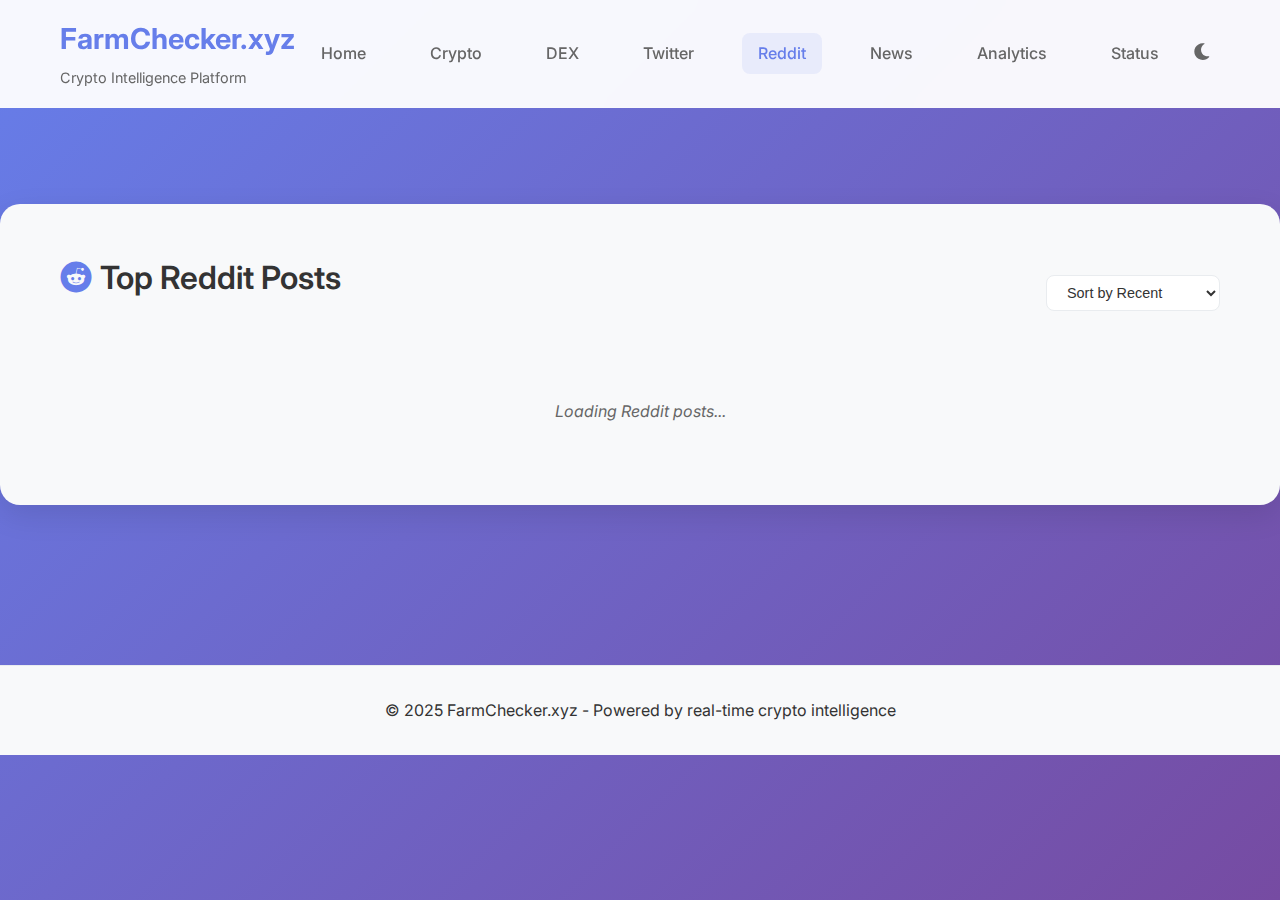
<file: farmchecker_new/reddit.html>
<!doctype html>
<html lang="en">
  <head>
    <meta charset="UTF-8" />
    <meta name="viewport" content="width=device-width, initial-scale=1.0" />
    <title>Reddit Feed - FarmChecker.xyz</title>
    <link rel="stylesheet" href="styles.css" />
    <link
      href="https://fonts.googleapis.com/css2?family=Inter:wght@300;400;500;600;700&display=swap"
      rel="stylesheet"
    />
    <link
      rel="stylesheet"
      href="https://cdnjs.cloudflare.com/ajax/libs/font-awesome/6.0.0/css/all.min.css"
    />
  </head>
  <body>
    <header class="header">
      <div class="container">
        <div class="header-content">
          <div class="logo">
            <h1>FarmChecker.xyz</h1>
            <span class="tagline">Crypto Intelligence Platform</span>
          </div>
          <nav class="nav">
            <a href="/" class="nav-link">Home</a>
            <a href="/crypto" class="nav-link">Crypto</a>
            <a href="/dex" class="nav-link">DEX</a>
            <a href="/twitter" class="nav-link">Twitter</a>
            <a href="/reddit" class="nav-link active">Reddit</a>
            <a href="/news" class="nav-link">News</a>
            <a href="/analytics" class="nav-link">Analytics</a>
            <a href="/status" class="nav-link">Status</a>
          </nav>
          <div class="header-controls">
            <button id="dark-mode-toggle" class="dark-mode-btn" title="Toggle Dark Mode">
              <i class="fas fa-moon"></i>
            </button>
            <button id="mobile-menu-btn" class="mobile-menu-btn" title="Menu">
              <i class="fas fa-bars"></i>
            </button>
          </div>
        </div>
        <div class="mobile-nav" id="mobile-nav">
          <a href="/" class="nav-link">Home</a>
          <a href="/crypto" class="nav-link">Crypto</a>
            <a href="/dex" class="nav-link">DEX</a>
          <a href="/twitter" class="nav-link">Twitter</a>
          <a href="/reddit" class="nav-link active">Reddit</a>
          <a href="/news" class="nav-link">News</a>
          <a href="/analytics" class="nav-link">Analytics</a>
          <a href="/status" class="nav-link">Status</a>
        </div>
      </div>
    </header>

    <main class="main">
      <!-- Reddit Feed Section -->
      <section class="social-feed reddit-feed">
        <div class="container">
          <div class="section-header">
            <h3><i class="fab fa-reddit"></i> Top Reddit Posts</h3>
            <div class="filter-controls">
              <select id="reddit-filter">
                <option value="recent">Sort by Recent</option>
                <option value="score">Sort by Score</option>
                <option value="comments">Sort by Comments</option>
              </select>
            </div>
          </div>
          <div class="posts-grid" id="reddit-posts">
            <div class="loading">Loading Reddit posts...</div>
          </div>
        </div>
      </section>
    </main>

    <footer class="footer">
      <div class="container">
        <p>
          &copy; 2025 FarmChecker.xyz - Powered by real-time crypto intelligence
        </p>
      </div>
    </footer>

    <script src="reddit.js"></script>
  </body>
</html>
</file>
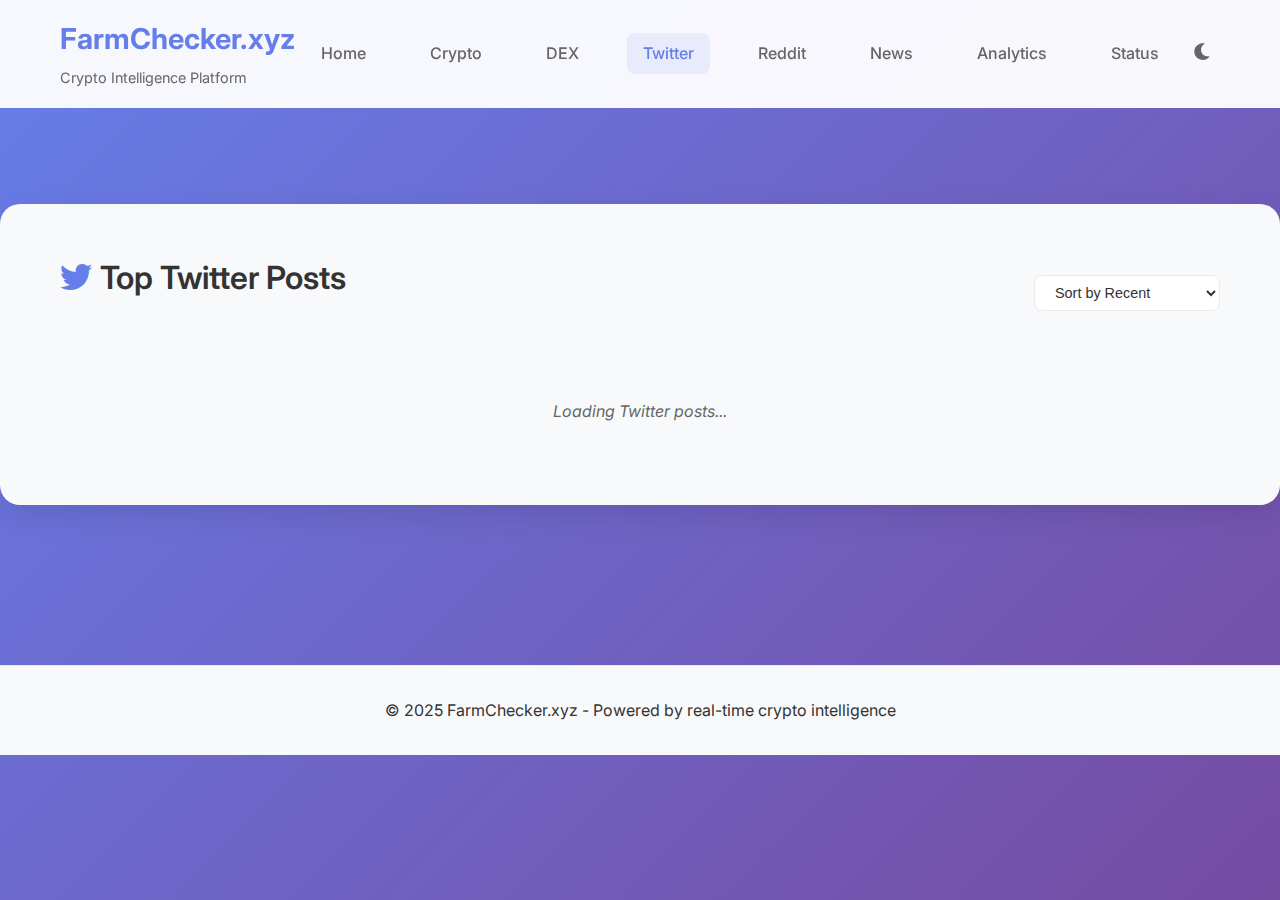
<file: farmchecker_new/twitter.html>
<!doctype html>
<html lang="en">
  <head>
    <meta charset="UTF-8" />
    <meta name="viewport" content="width=device-width, initial-scale=1.0" />
    <title>Twitter Feed - FarmChecker.xyz</title>
    <link rel="stylesheet" href="styles.css" />
    <link
      href="https://fonts.googleapis.com/css2?family=Inter:wght@300;400;500;600;700&display=swap"
      rel="stylesheet"
    />
    <link
      rel="stylesheet"
      href="https://cdnjs.cloudflare.com/ajax/libs/font-awesome/6.0.0/css/all.min.css"
    />
  </head>
  <body>
    <header class="header">
      <div class="container">
        <div class="header-content">
          <div class="logo">
            <h1>FarmChecker.xyz</h1>
            <span class="tagline">Crypto Intelligence Platform</span>
          </div>
          <nav class="nav">
            <a href="/" class="nav-link">Home</a>
            <a href="/crypto" class="nav-link">Crypto</a>
            <a href="/dex" class="nav-link">DEX</a>
            <a href="/twitter" class="nav-link active">Twitter</a>
            <a href="/reddit" class="nav-link">Reddit</a>
            <a href="/news" class="nav-link">News</a>
            <a href="/analytics" class="nav-link">Analytics</a>
            <a href="/status" class="nav-link">Status</a>
          </nav>
          <div class="header-controls">
            <button id="dark-mode-toggle" class="dark-mode-btn" title="Toggle Dark Mode">
              <i class="fas fa-moon"></i>
            </button>
            <button id="mobile-menu-btn" class="mobile-menu-btn" title="Menu">
              <i class="fas fa-bars"></i>
            </button>
          </div>
        </div>
        <div class="mobile-nav" id="mobile-nav">
          <a href="/" class="nav-link">Home</a>
          <a href="/crypto" class="nav-link">Crypto</a>
            <a href="/dex" class="nav-link">DEX</a>
          <a href="/twitter" class="nav-link active">Twitter</a>
          <a href="/reddit" class="nav-link">Reddit</a>
          <a href="/news" class="nav-link">News</a>
          <a href="/analytics" class="nav-link">Analytics</a>
          <a href="/status" class="nav-link">Status</a>
        </div>
      </div>
    </header>

    <main class="main">
      <!-- Twitter Feed Section -->
      <section class="social-feed twitter-feed">
        <div class="container">
          <div class="section-header">
            <h3><i class="fab fa-twitter"></i> Top Twitter Posts</h3>
            <div class="filter-controls">
              <select id="twitter-filter">
                <option value="recent">Sort by Recent</option>
                <option value="engagement">Sort by Engagement</option>
                <option value="likes">Sort by Likes</option>
                <option value="retweets">Sort by Retweets</option>
              </select>
            </div>
          </div>
          <div class="posts-grid" id="twitter-posts">
            <div class="loading">Loading Twitter posts...</div>
          </div>
        </div>
      </section>
    </main>

    <footer class="footer">
      <div class="container">
        <p>
          &copy; 2025 FarmChecker.xyz - Powered by real-time crypto intelligence
        </p>
      </div>
    </footer>

    <script src="twitter.js"></script>
  </body>
</html>
</file>
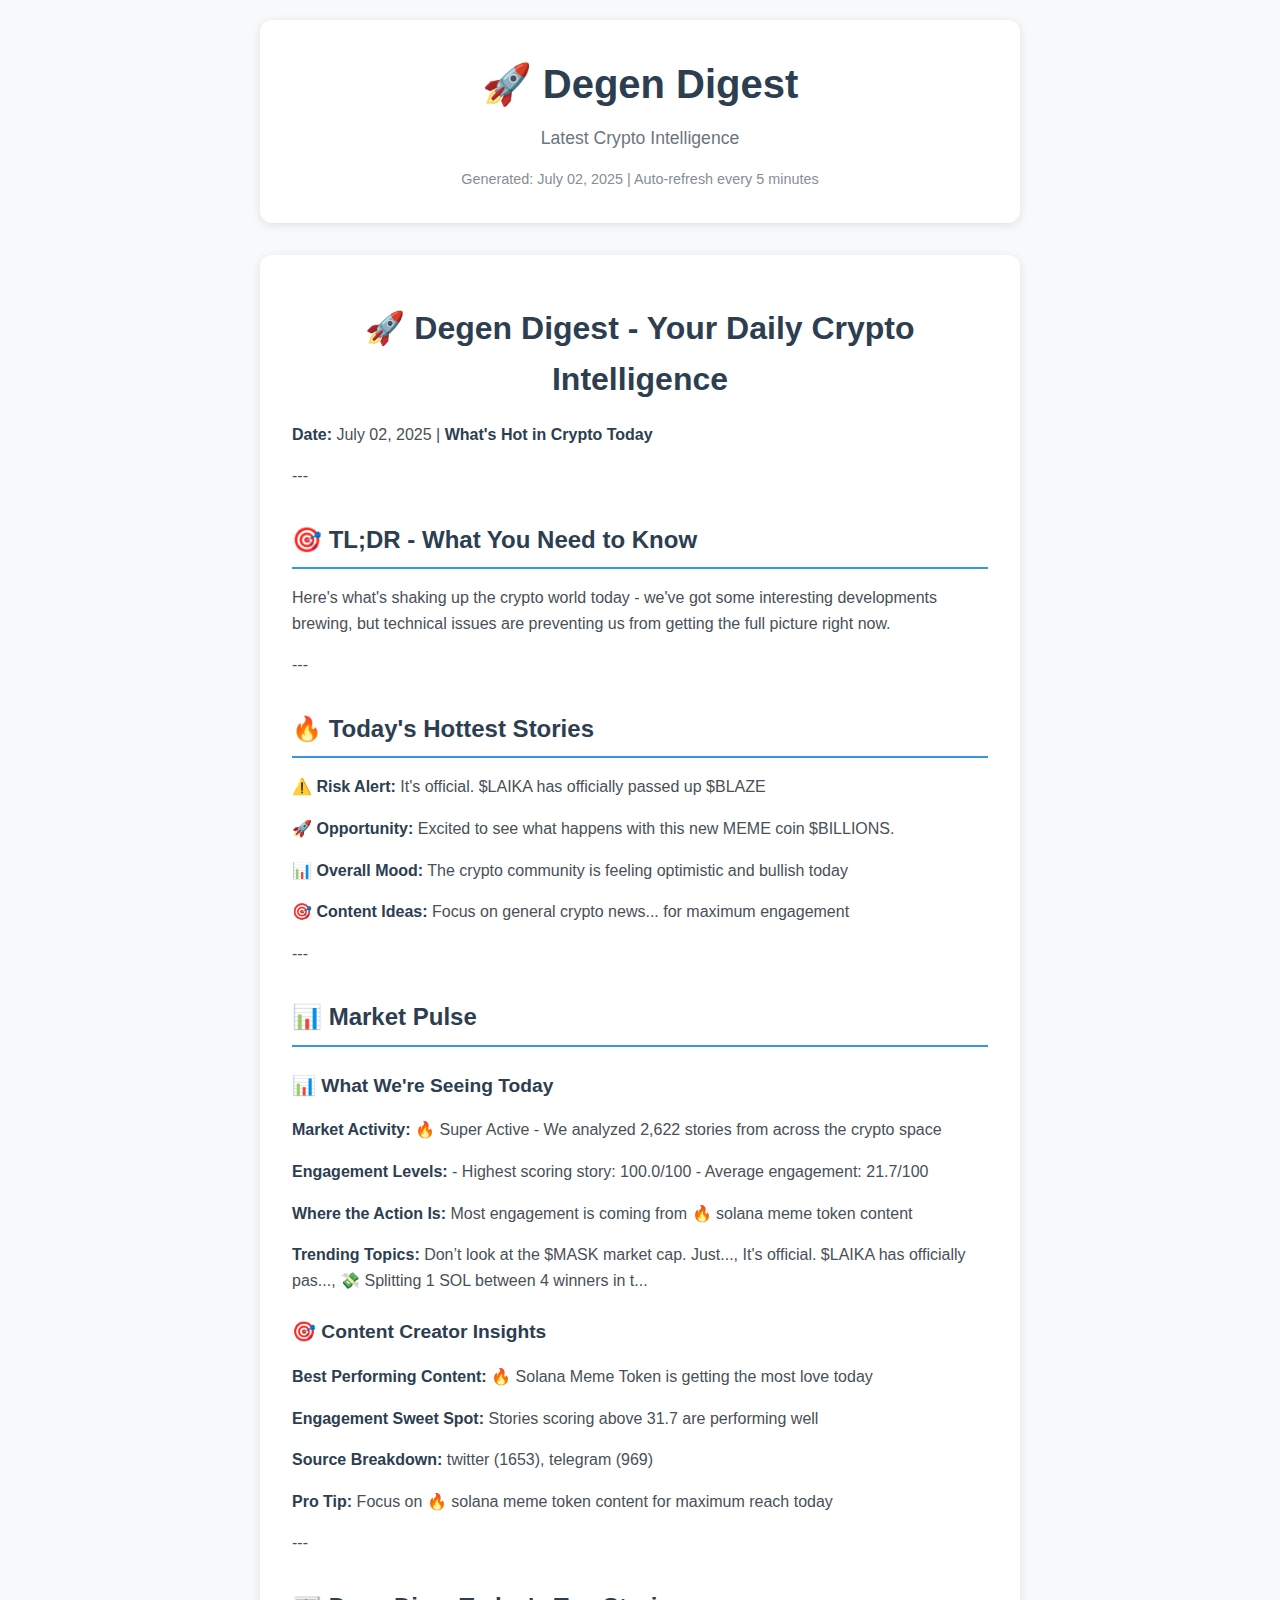
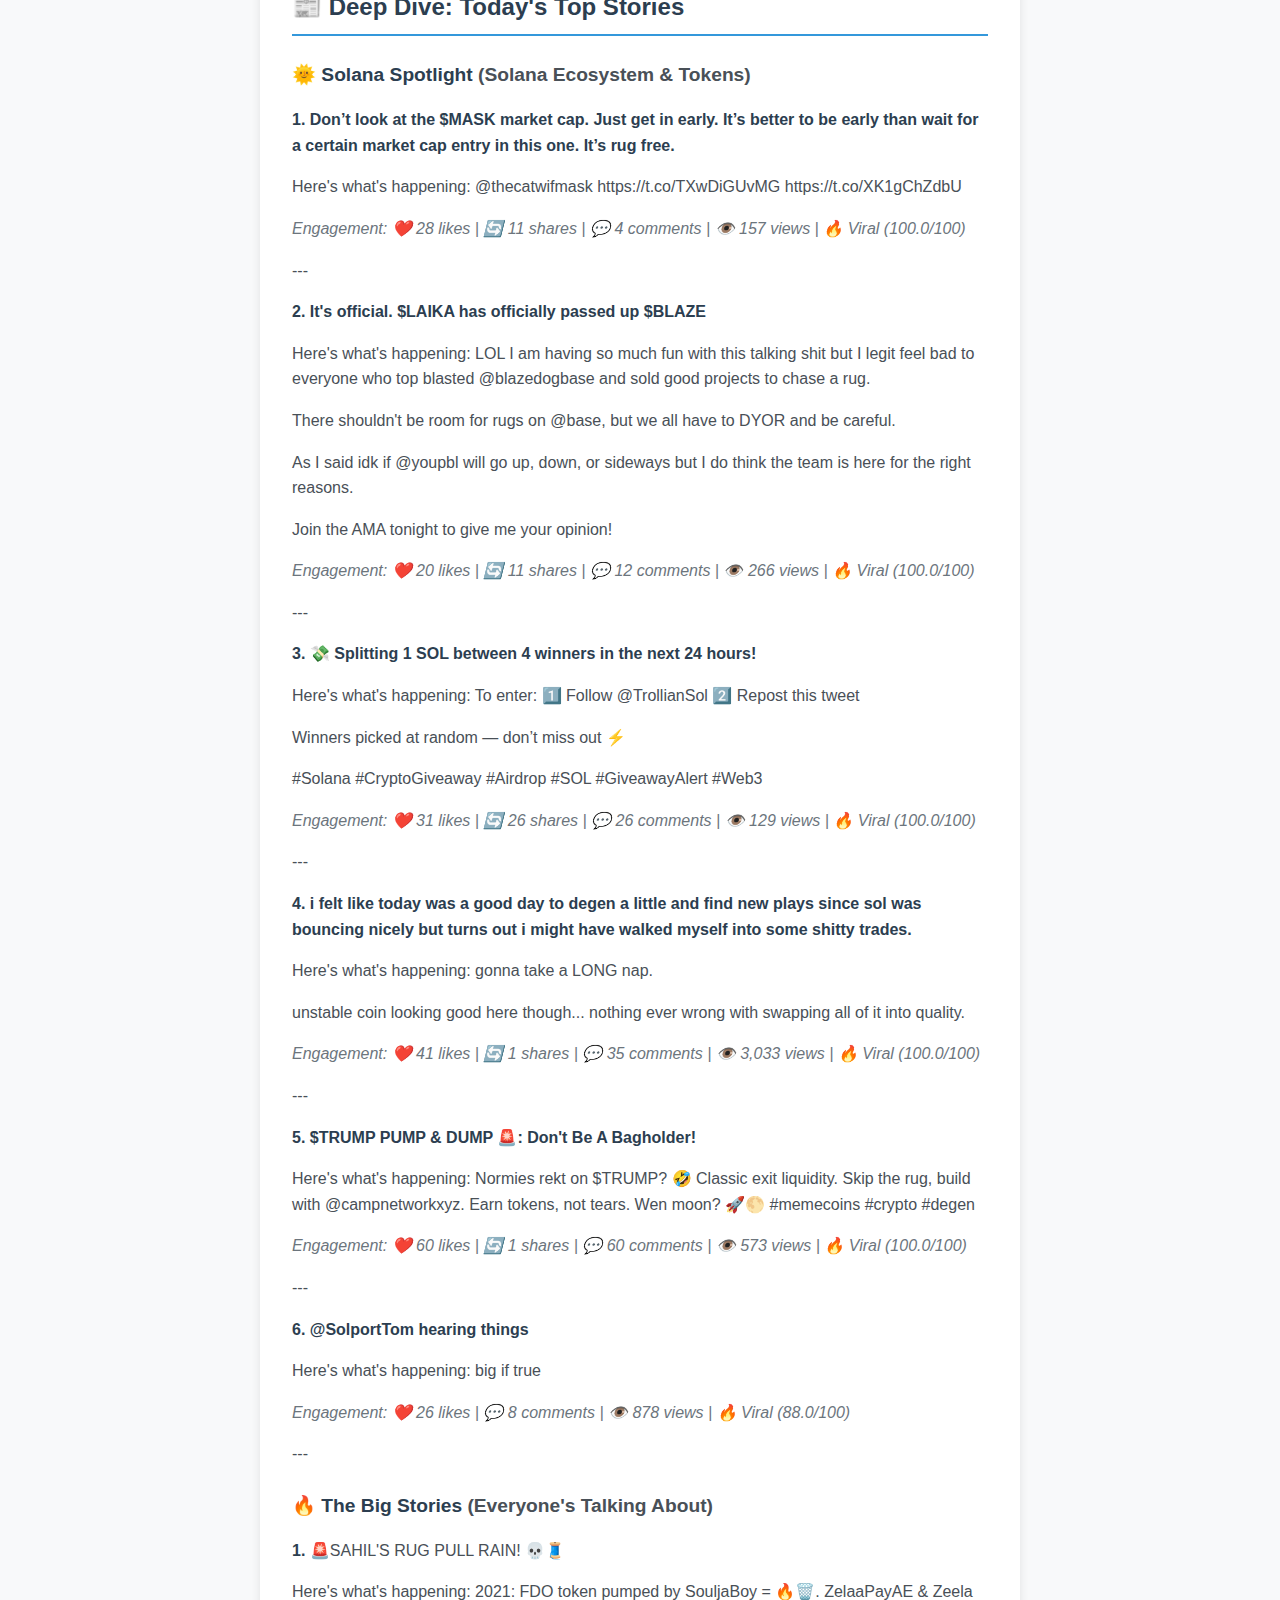
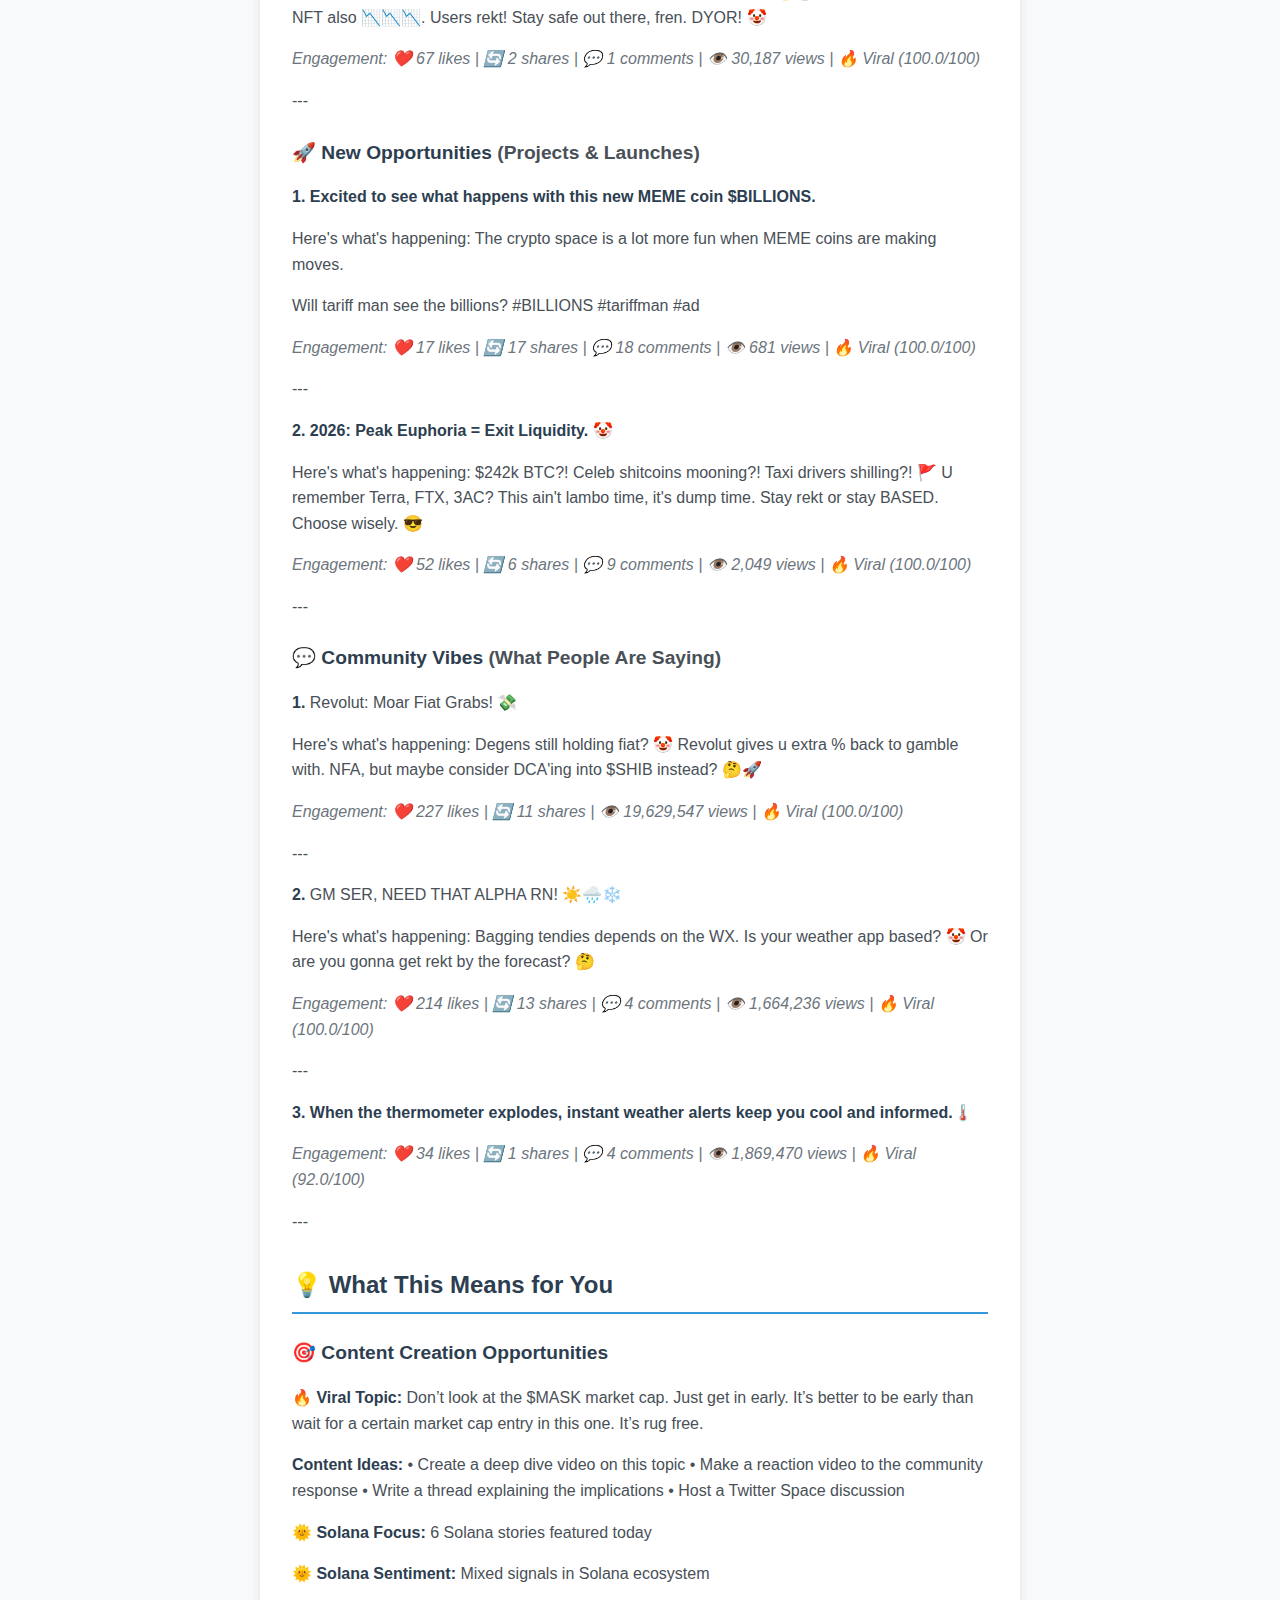
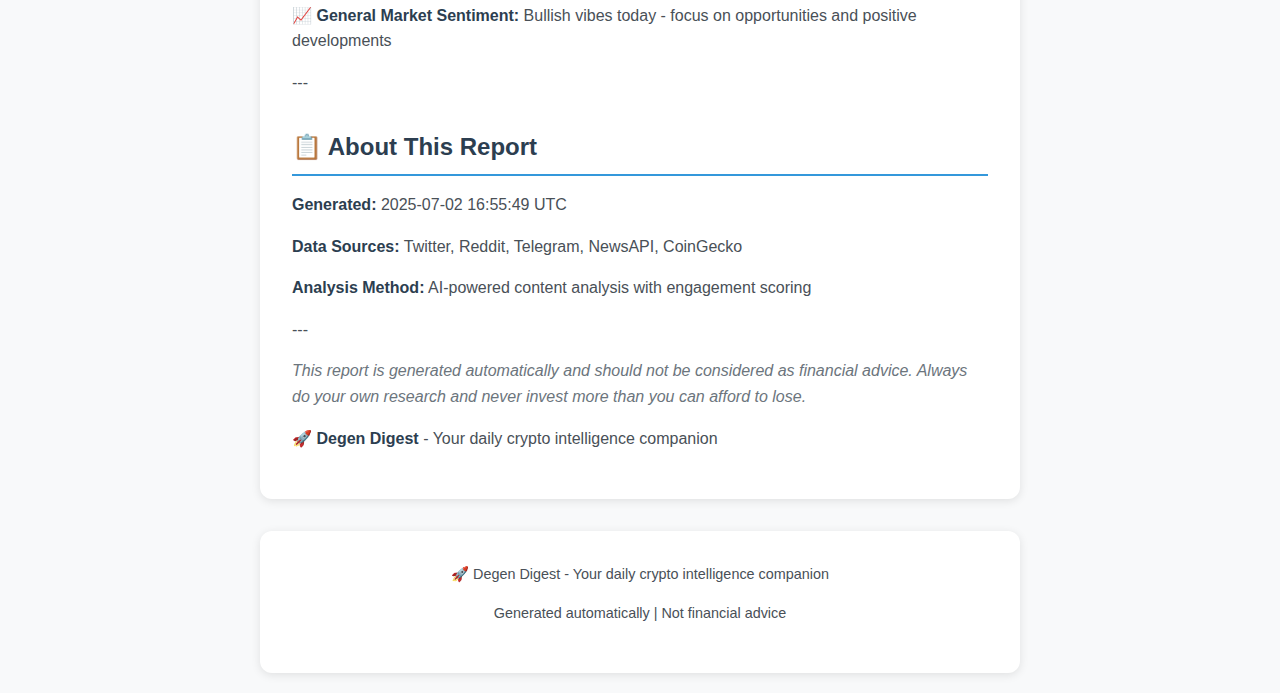
<file: output/digest.html>
<!doctype html>
<html lang="en">
  <head>
    <meta charset="UTF-8" />
    <meta name="viewport" content="width=device-width, initial-scale=1.0" />
    <title>Degen Digest - Crypto Intelligence</title>
    <style>
      /* Reset and base styles */
      * {
        margin: 0;
        padding: 0;
        box-sizing: border-box;
      }

      body {
        font-family: -apple-system, BlinkMacSystemFont, "Segoe UI", Roboto,
          sans-serif;
        line-height: 1.6;
        color: #333;
        background: #f8f9fa;
        max-width: 800px;
        margin: 0 auto;
        padding: 20px;
      }

      /* Header */
      .header {
        text-align: center;
        background: white;
        padding: 2rem;
        border-radius: 12px;
        box-shadow: 0 2px 10px rgba(0, 0, 0, 0.1);
        margin-bottom: 2rem;
      }

      .header h1 {
        color: #2c3e50;
        font-size: 2.5rem;
        font-weight: 700;
        margin-bottom: 0.5rem;
      }

      .header .subtitle {
        color: #6c757d;
        font-size: 1.1rem;
        margin-bottom: 1rem;
      }

      .header .meta {
        color: #868e96;
        font-size: 0.9rem;
      }

      /* Content container */
      .content {
        background: white;
        padding: 2rem;
        border-radius: 12px;
        box-shadow: 0 2px 10px rgba(0, 0, 0, 0.1);
        margin-bottom: 2rem;
      }

      /* Typography */
      h1 {
        color: #2c3e50;
        font-size: 2rem;
        font-weight: 700;
        margin-bottom: 1rem;
        text-align: center;
      }

      h2 {
        color: #34495e;
        font-size: 1.5rem;
        font-weight: 600;
        margin: 2rem 0 1rem 0;
        padding-bottom: 0.5rem;
        border-bottom: 2px solid #3498db;
      }

      h3 {
        color: #495057;
        font-size: 1.2rem;
        font-weight: 600;
        margin: 1.5rem 0 0.5rem 0;
      }

      p {
        margin-bottom: 1rem;
        color: #495057;
      }

      /* Lists */
      ul,
      ol {
        margin-bottom: 1rem;
        padding-left: 2rem;
      }

      li {
        margin-bottom: 0.5rem;
        color: #495057;
      }

      /* Emphasis */
      strong {
        color: #2c3e50;
        font-weight: 600;
      }

      em {
        color: #6c757d;
        font-style: italic;
      }

      /* Alerts and highlights */
      .alert {
        padding: 1rem;
        border-radius: 8px;
        margin: 1rem 0;
        border-left: 4px solid;
      }

      .alert-warning {
        background: #fff3cd;
        border-color: #ffc107;
        color: #856404;
      }

      .alert-success {
        background: #d4edda;
        border-color: #28a745;
        color: #155724;
      }

      .alert-info {
        background: #d1ecf1;
        border-color: #17a2b8;
        color: #0c5460;
      }

      /* Metrics */
      .metrics {
        display: grid;
        grid-template-columns: repeat(auto-fit, minmax(200px, 1fr));
        gap: 1rem;
        margin: 2rem 0;
      }

      .metric {
        background: #f8f9fa;
        padding: 1.5rem;
        border-radius: 8px;
        text-align: center;
        border: 1px solid #dee2e6;
      }

      .metric-value {
        font-size: 2rem;
        font-weight: 700;
        color: #3498db;
        margin-bottom: 0.5rem;
      }

      .metric-label {
        color: #6c757d;
        font-size: 0.9rem;
        font-weight: 500;
      }

      /* Footer */
      .footer {
        text-align: center;
        color: #6c757d;
        font-size: 0.9rem;
        padding: 2rem;
        background: white;
        border-radius: 12px;
        box-shadow: 0 2px 10px rgba(0, 0, 0, 0.1);
      }

      /* Responsive */
      @media (max-width: 768px) {
        body {
          padding: 10px;
        }

        .header h1 {
          font-size: 2rem;
        }

        .content {
          padding: 1.5rem;
        }

        .metrics {
          grid-template-columns: 1fr;
        }
      }

      /* Loading state */
      .loading {
        text-align: center;
        padding: 3rem;
        color: #6c757d;
      }

      .spinner {
        border: 3px solid #f3f3f3;
        border-top: 3px solid #3498db;
        border-radius: 50%;
        width: 30px;
        height: 30px;
        animation: spin 1s linear infinite;
        margin: 0 auto 1rem auto;
      }

      @keyframes spin {
        0% {
          transform: rotate(0deg);
        }
        100% {
          transform: rotate(360deg);
        }
      }
    </style>
  </head>
  <body>
    <div class="header">
      <h1>🚀 Degen Digest</h1>
      <div class="subtitle">Latest Crypto Intelligence</div>
      <div class="meta">
        Generated: July 02, 2025 | Auto-refresh every 5 minutes
      </div>
    </div>

    <div id="content" class="content">
      <div class="loading">
        <div class="spinner"></div>
        <p>Loading latest digest...</p>
      </div>
    </div>

    <div class="footer">
      <p>🚀 Degen Digest - Your daily crypto intelligence companion</p>
      <p>Generated automatically | Not financial advice</p>
    </div>

    <script>
      // Auto-refresh every 5 minutes
      setTimeout(
        function () {
          location.reload();
        },
        5 * 60 * 1000,
      );

      // Load content from digest.md
      fetch("digest.md")
        .then((response) => {
          if (!response.ok) {
            throw new Error("Failed to load digest");
          }
          return response.text();
        })
        .then((content) => {
          // Convert markdown to HTML (basic conversion)
          let html = content
            // Headers
            .replace(/^# (.*$)/gim, "<h1>$1</h1>")
            .replace(/^## (.*$)/gim, "<h2>$1</h2>")
            .replace(/^### (.*$)/gim, "<h3>$1</h3>")
            // Bold and italic
            .replace(/\*\*(.*?)\*\*/g, "<strong>$1</strong>")
            .replace(/\*(.*?)\*/g, "<em>$1</em>")
            // Line breaks
            .replace(/\n\n/g, "</p><p>")
            // Emojis with colors
            .replace(/⚠️/g, '<span style="color: #ffc107;">⚠️</span>')
            .replace(/🚀/g, '<span style="color: #3498db;">🚀</span>')
            .replace(/📊/g, '<span style="color: #28a745;">📊</span>')
            .replace(/🎯/g, '<span style="color: #e74c3c;">🎯</span>')
            .replace(/🔥/g, '<span style="color: #e67e22;">🔥</span>')
            .replace(/💡/g, '<span style="color: #9b59b6;">💡</span>');

          // Wrap in paragraphs
          html = "<p>" + html + "</p>";

          // Clean up empty paragraphs
          html = html.replace(/<p><\/p>/g, "");

          document.getElementById("content").innerHTML = html;
        })
        .catch((error) => {
          document.getElementById("content").innerHTML = `
                    <div class="alert alert-warning">
                        <strong>Error loading digest:</strong> ${error.message}
                        <br><br>
                        <button onclick="location.reload()" style="background: #ffc107; color: #856404; border: none; padding: 0.5rem 1rem; border-radius: 4px; cursor: pointer;">
                            🔄 Refresh Page
                        </button>
                    </div>
                `;
        });
    </script>
  </body>
</html>
</file>
<file: farmchecker_new/styles.css>
/* FarmChecker.xyz - Enhanced Styles */

/* Reset and base styles */
* {
  margin: 0;
  padding: 0;
  box-sizing: border-box;
}

:root {
  --primary-color: #667eea;
  --secondary-color: #764ba2;
  --text-color: #333;
  --text-light: #666;
  --bg-color: #fff;
  --bg-secondary: #f8f9fa;
  --border-color: #e9ecef;
  --shadow: 0 10px 30px rgba(0, 0, 0, 0.1);
  --gradient: linear-gradient(135deg, #667eea 0%, #764ba2 100%);
}

[data-theme="dark"] {
  --primary-color: #8b9eff;
  --secondary-color: #a78bfa;
  --text-color: #ffffff;
  --text-light: #cbd5e0;
  --bg-color: #1a1a2e;
  --bg-secondary: #16213e;
  --border-color: #2d3748;
  --shadow: 0 10px 30px rgba(0, 0, 0, 0.3);
  --gradient: linear-gradient(135deg, #1a1a2e 0%, #16213e 100%);
}

body {
  font-family:
    "Inter",
    -apple-system,
    BlinkMacSystemFont,
    "Segoe UI",
    Roboto,
    sans-serif;
  line-height: 1.6;
  color: var(--text-color);
  background: var(--gradient);
  min-height: 100vh;
  transition: all 0.3s ease;
}

.container {
  max-width: 1200px;
  margin: 0 auto;
  padding: 0 20px;
}

/* Header */
.header {
  background: rgba(255, 255, 255, 0.95);
  backdrop-filter: blur(10px);
  border-bottom: 1px solid rgba(255, 255, 255, 0.2);
  position: sticky;
  top: 0;
  z-index: 1000;
  transition: all 0.3s ease;
}

[data-theme="dark"] .header {
  background: rgba(26, 26, 46, 0.95);
  border-bottom: 1px solid rgba(255, 255, 255, 0.1);
}

.header-content {
  display: flex;
  justify-content: space-between;
  align-items: center;
  padding: 1rem 0;
}

.logo h1 {
  font-size: 1.8rem;
  font-weight: 700;
  color: var(--primary-color);
  margin-bottom: 0.2rem;
}

.tagline {
  font-size: 0.9rem;
  color: var(--text-light);
  font-weight: 400;
}

.nav {
  display: flex;
  gap: 2rem;
}

.nav-link {
  text-decoration: none;
  color: var(--text-light);
  font-weight: 500;
  padding: 0.5rem 1rem;
  border-radius: 8px;
  transition: all 0.3s ease;
}

.nav-link:hover,
.nav-link.active {
  color: var(--primary-color);
  background: rgba(102, 126, 234, 0.1);
}

[data-theme="dark"] .nav-link:hover,
[data-theme="dark"] .nav-link.active {
  background: rgba(139, 158, 255, 0.2);
}

/* Header Controls */
.header-controls {
  display: flex;
  gap: 1rem;
  align-items: center;
}

.dark-mode-btn,
.mobile-menu-btn {
  background: none;
  border: none;
  color: var(--text-light);
  font-size: 1.2rem;
  padding: 0.5rem;
  border-radius: 8px;
  cursor: pointer;
  transition: all 0.3s ease;
}

.dark-mode-btn:hover,
.mobile-menu-btn:hover {
  color: var(--primary-color);
  background: rgba(102, 126, 234, 0.1);
}

[data-theme="dark"] .dark-mode-btn:hover,
[data-theme="dark"] .mobile-menu-btn:hover {
  background: rgba(139, 158, 255, 0.2);
}

.mobile-menu-btn {
  display: none;
}

.mobile-nav {
  display: none;
  flex-direction: column;
  gap: 0.5rem;
  padding: 1rem 0;
  border-top: 1px solid var(--border-color);
}

.mobile-nav.active {
  display: flex;
}

.mobile-nav .nav-link {
  padding: 0.75rem 1rem;
  border-radius: 8px;
  background: rgba(102, 126, 234, 0.05);
}

[data-theme="dark"] .mobile-nav .nav-link {
  background: rgba(139, 158, 255, 0.1);
}

/* Main content */
.main {
  padding: 2rem 0;
}

/* Hero section */
.hero {
  text-align: center;
  padding: 2rem 0;
  color: white;
}

.hero h2 {
  font-size: 3rem;
  font-weight: 700;
  margin-bottom: 1rem;
  text-shadow: 0 2px 4px rgba(0, 0, 0, 0.3);
}

.hero p {
  font-size: 1.2rem;
  margin-bottom: 3rem;
  opacity: 0.9;
}

.stats-grid {
  display: grid;
  grid-template-columns: repeat(auto-fit, minmax(200px, 1fr));
  gap: 2rem;
  margin-top: 3rem;
}

.stat-card {
  background: rgba(255, 255, 255, 0.1);
  backdrop-filter: blur(10px);
  padding: 2rem;
  border-radius: 16px;
  text-align: center;
  border: 1px solid rgba(255, 255, 255, 0.2);
  transition: transform 0.3s ease;
}

.stat-card:hover {
  transform: translateY(-5px);
}

.stat-card i {
  font-size: 2.5rem;
  margin-bottom: 1rem;
  opacity: 0.8;
}

.stat-number {
  display: block;
  font-size: 2rem;
  font-weight: 700;
  margin-bottom: 0.5rem;
}

.stat-label {
  font-size: 0.9rem;
  opacity: 0.8;
}

/* Sections */
section {
  margin: 4rem 0;
  padding: 3rem 0;
  background: var(--bg-color);
  border-radius: 20px;
  box-shadow: var(--shadow);
  transition: all 0.3s ease;
}

section h3 {
  font-size: 2rem;
  font-weight: 600;
  margin-bottom: 2rem;
  color: var(--text-color);
  display: flex;
  align-items: center;
  gap: 0.5rem;
}

section h3 i {
  color: var(--primary-color);
}

/* Crypto Banner */
.crypto-banner {
  background: linear-gradient(135deg, #1a1a2e 0%, #16213e 100%);
  color: white;
  margin: 2rem 0;
  padding: 2rem 0;
  border-radius: 20px;
  box-shadow: 0 10px 30px rgba(0, 0, 0, 0.3);
}

[data-theme="dark"] .crypto-banner {
  background: linear-gradient(135deg, #0f0f23 0%, #1a1a2e 100%);
}

.crypto-banner h3 {
  color: white;
  font-size: 1.5rem;
  margin-bottom: 1rem;
}

.banner-header {
  display: flex;
  justify-content: space-between;
  align-items: center;
  margin-bottom: 1.5rem;
}

.banner-controls {
  display: flex;
  gap: 0.5rem;
}

.banner-btn {
  background: rgba(255, 255, 255, 0.1);
  border: 1px solid rgba(255, 255, 255, 0.2);
  color: white;
  padding: 0.5rem 1rem;
  border-radius: 8px;
  cursor: pointer;
  transition: all 0.3s ease;
}

.banner-btn:hover {
  background: rgba(255, 255, 255, 0.2);
}

.scrolling-banner {
  overflow: hidden;
  position: relative;
  height: 80px;
}

.scrolling-content {
  display: flex;
  gap: 2rem;
  animation: scroll-left 30s linear infinite;
  white-space: nowrap;
}

.scrolling-content.paused {
  animation-play-state: paused;
}

@keyframes scroll-left {
  0% {
    transform: translateX(100%);
  }
  100% {
    transform: translateX(-100%);
  }
}

.crypto-ticker {
  display: flex;
  align-items: center;
  gap: 1rem;
  background: rgba(255, 255, 255, 0.1);
  padding: 1rem 1.5rem;
  border-radius: 12px;
  border: 1px solid rgba(255, 255, 255, 0.2);
  min-width: 300px;
  backdrop-filter: blur(10px);
}

.crypto-ticker img {
  width: 32px;
  height: 32px;
  border-radius: 50%;
  object-fit: cover;
}

.crypto-info {
  flex: 1;
}

.crypto-symbol {
  font-weight: 700;
  font-size: 1.1rem;
  margin-bottom: 0.2rem;
}

.crypto-name {
  font-size: 0.8rem;
  opacity: 0.8;
}

.crypto-price {
  text-align: right;
}

.price-value {
  font-weight: 700;
  font-size: 1.1rem;
  margin-bottom: 0.2rem;
}

.price-change {
  font-size: 0.9rem;
  font-weight: 600;
}

.price-change.positive {
  color: #4caf50;
}

.price-change.negative {
  color: #f44336;
}

/* Crypto Market Section */
.crypto-market {
  background: #f8f9fa;
}

.crypto-grid {
  display: grid;
  grid-template-columns: repeat(auto-fit, minmax(400px, 1fr));
  gap: 2rem;
}

.crypto-card {
  background: var(--bg-color);
  padding: 2rem;
  border-radius: 16px;
  box-shadow: 0 4px 12px rgba(0, 0, 0, 0.1);
  border: 1px solid var(--border-color);
}

.crypto-card h4 {
  font-size: 1.3rem;
  font-weight: 600;
  margin-bottom: 1.5rem;
  color: var(--text-color);
  display: flex;
  align-items: center;
  gap: 0.5rem;
}

.crypto-card h4 i {
  color: var(--primary-color);
}

.crypto-list {
  display: flex;
  flex-direction: column;
  gap: 1rem;
}

.crypto-item {
  display: flex;
  align-items: center;
  gap: 1rem;
  padding: 1rem;
  background: var(--bg-secondary);
  border-radius: 12px;
  transition: transform 0.3s ease;
}

.crypto-item:hover {
  transform: translateX(5px);
  background: var(--border-color);
}

.crypto-item img {
  width: 40px;
  height: 40px;
  border-radius: 50%;
  object-fit: cover;
}

.crypto-item-info {
  flex: 1;
}

.crypto-item-symbol {
  font-weight: 700;
  font-size: 1rem;
  margin-bottom: 0.2rem;
}

.crypto-item-name {
  font-size: 0.8rem;
  color: var(--text-light);
}

.crypto-item-price {
  text-align: right;
}

.crypto-item-value {
  font-weight: 700;
  font-size: 1rem;
  margin-bottom: 0.2rem;
}

.crypto-item-change {
  font-size: 0.8rem;
  font-weight: 600;
}

.crypto-item-change.positive {
  color: #4caf50;
}

.crypto-item-change.negative {
  color: #f44336;
}

.market-overview {
  display: grid;
  grid-template-columns: repeat(2, 1fr);
  gap: 1rem;
}

.market-stat {
  background: var(--bg-secondary);
  padding: 1.5rem;
  border-radius: 12px;
  text-align: center;
}

.market-stat-value {
  font-size: 2rem;
  font-weight: 700;
  color: var(--primary-color);
  margin-bottom: 0.5rem;
}

.market-stat-label {
  font-size: 0.9rem;
  color: var(--text-light);
  font-weight: 500;
}

/* Latest digest */
.latest-digest {
  background: linear-gradient(135deg, #667eea 0%, #764ba2 100%);
  color: white;
}

.latest-digest h3 {
  color: white;
}

.digest-content {
  background: rgba(255, 255, 255, 0.1);
  backdrop-filter: blur(10px);
  padding: 2rem;
  border-radius: 16px;
  border: 1px solid rgba(255, 255, 255, 0.2);
}

.digest-header {
  display: flex;
  justify-content: space-between;
  align-items: center;
  margin-bottom: 1rem;
  padding-bottom: 1rem;
  border-bottom: 1px solid rgba(255, 255, 255, 0.2);
}

.digest-header h4 {
  font-size: 1.5rem;
  font-weight: 600;
}

.digest-date {
  font-size: 0.9rem;
  opacity: 0.8;
}

.digest-body {
  line-height: 1.8;
}

/* Social feeds */
.social-feed {
  background: var(--bg-secondary);
}

.section-header {
  display: flex;
  justify-content: space-between;
  align-items: center;
  margin-bottom: 2rem;
}

.refresh-btn {
  background: var(--primary-color);
  color: white;
  border: none;
  padding: 0.75rem 1.5rem;
  border-radius: 8px;
  font-weight: 500;
  cursor: pointer;
  transition: all 0.3s ease;
  display: flex;
  align-items: center;
  gap: 0.5rem;
}

.refresh-btn:hover {
  background: var(--secondary-color);
  transform: translateY(-2px);
}

.refresh-btn:disabled {
  opacity: 0.6;
  cursor: not-allowed;
  transform: none;
}

.refresh-btn i {
  font-size: 0.9rem;
}

.filter-controls select {
  padding: 0.5rem 1rem;
  border: 1px solid var(--border-color);
  border-radius: 8px;
  background: var(--bg-color);
  font-size: 0.9rem;
  cursor: pointer;
  color: var(--text-color);
}

.posts-grid {
  display: grid;
  gap: 1.5rem;
}

.post-card {
  background: var(--bg-color);
  border-radius: 12px;
  padding: 1.5rem;
  box-shadow: 0 4px 12px rgba(0, 0, 0, 0.1);
  transition:
    transform 0.3s ease,
    box-shadow 0.3s ease;
  border: 1px solid var(--border-color);
}

/* Enhanced Twitter posts */
.twitter-post {
  border-left: 4px solid #1da1f2;
}

.twitter-post .post-author-info {
  display: flex;
  align-items: flex-start;
  gap: 1rem;
  margin-bottom: 1rem;
}

.twitter-post .author-avatar {
  width: 48px;
  height: 48px;
  border-radius: 50%;
  background: linear-gradient(135deg, #1da1f2, #0d8bd9);
  display: flex;
  align-items: center;
  justify-content: center;
  color: white;
  font-size: 1.2rem;
  flex-shrink: 0;
}

.twitter-post .author-details {
  flex: 1;
}

.twitter-post .author-name {
  font-weight: 600;
  font-size: 1.1rem;
  color: var(--text-color);
  margin-bottom: 0.25rem;
}

.twitter-post .verified-badge {
  color: #1da1f2;
  margin-right: 0.5rem;
}

.twitter-post .verified-badge.verified i {
  color: #1da1f2;
}

.twitter-post .followers-count {
  color: var(--text-light);
  font-size: 0.9rem;
  margin-right: 1rem;
}

.twitter-post .tweet-text {
  font-size: 1.1rem;
  line-height: 1.5;
  margin-bottom: 1rem;
  color: var(--text-color);
}

.twitter-post .tweet-link {
  margin-top: 0.5rem;
}

.twitter-post .tweet-link a {
  color: #1da1f2;
  text-decoration: none;
  font-weight: 500;
  display: inline-flex;
  align-items: center;
  gap: 0.5rem;
}

.twitter-post .tweet-link a:hover {
  text-decoration: underline;
}

/* Enhanced Reddit posts */
.reddit-post {
  border-left: 4px solid #ff4500;
}

.reddit-post .post-author-info {
  display: flex;
  align-items: flex-start;
  gap: 1rem;
  margin-bottom: 1rem;
}

.reddit-post .author-avatar {
  width: 48px;
  height: 48px;
  border-radius: 50%;
  background: linear-gradient(135deg, #ff4500, #ff6b35);
  display: flex;
  align-items: center;
  justify-content: center;
  color: white;
  font-size: 1.2rem;
  flex-shrink: 0;
}

.reddit-post .author-details {
  flex: 1;
}

.reddit-post .author-name {
  font-weight: 600;
  font-size: 1.1rem;
  color: var(--text-color);
  margin-bottom: 0.25rem;
}

.reddit-post .subreddit {
  color: #ff4500;
  font-weight: 500;
  margin-right: 1rem;
}

.reddit-post .oc-badge {
  background: #ff4500;
  color: white;
  padding: 0.2rem 0.5rem;
  border-radius: 12px;
  font-size: 0.8rem;
  font-weight: 500;
}

.reddit-post .post-title {
  font-size: 1.2rem;
  font-weight: 600;
  color: var(--text-color);
  margin-bottom: 0.75rem;
  line-height: 1.4;
}

.reddit-post .post-text {
  font-size: 1rem;
  line-height: 1.6;
  color: var(--text-light);
  margin-bottom: 1rem;
}

.reddit-post .post-link {
  margin-top: 0.5rem;
}

.reddit-post .post-link a {
  color: #ff4500;
  text-decoration: none;
  font-weight: 500;
  display: inline-flex;
  align-items: center;
  gap: 0.5rem;
}

.reddit-post .post-link a:hover {
  text-decoration: underline;
}

.post-card:hover {
  transform: translateY(-2px);
  box-shadow: 0 8px 25px rgba(0, 0, 0, 0.15);
}

.post-header {
  display: flex;
  justify-content: space-between;
  align-items: flex-start;
  margin-bottom: 1rem;
}

.post-title {
  font-size: 1.1rem;
  font-weight: 600;
  color: var(--text-color);
  margin-bottom: 0.5rem;
  line-height: 1.4;
}

.post-meta {
  display: flex;
  gap: 1rem;
  font-size: 0.85rem;
  color: var(--text-light);
}

.post-meta span {
  display: flex;
  align-items: center;
  gap: 0.3rem;
}

.post-meta i {
  color: var(--primary-color);
}

.engagement-score {
  display: flex;
  align-items: center;
}

.badge {
  background: linear-gradient(135deg, #667eea 0%, #764ba2 100%);
  color: white;
  padding: 0.3rem 0.8rem;
  border-radius: 20px;
  font-size: 0.8rem;
  font-weight: 600;
}

.post-content {
  color: var(--text-color);
  line-height: 1.6;
  margin-bottom: 1rem;
}

.post-engagement {
  display: flex;
  gap: 1.5rem;
  padding-top: 1rem;
  border-top: 1px solid var(--border-color);
}

.engagement-item {
  display: flex;
  align-items: center;
  gap: 0.5rem;
  font-size: 0.9rem;
  color: var(--text-light);
  font-weight: 500;
}

.engagement-item i {
  color: var(--primary-color);
  font-size: 1rem;
}

/* Twitter specific */
.twitter-feed .engagement-item i.fa-heart {
  color: #e91e63;
}

.twitter-feed .engagement-item i.fa-retweet {
  color: #4caf50;
}

.twitter-feed .engagement-item i.fa-comment {
  color: #2196f3;
}

.twitter-feed .engagement-item i.fa-eye {
  color: #ff9800;
}

/* Reddit specific */
.reddit-feed .engagement-item i.fa-arrow-up {
  color: #ff4500;
}

.reddit-feed .engagement-item i.fa-comment {
  color: #0079d3;
}

.reddit-feed .engagement-item i.fa-chart-line {
  color: #ff6b6b;
}

/* Analytics */
.analytics-grid {
  display: grid;
  grid-template-columns: repeat(auto-fit, minmax(400px, 1fr));
  gap: 2rem;
}

.chart-card {
  background: var(--bg-color);
  padding: 2rem;
  border-radius: 12px;
  box-shadow: 0 4px 12px rgba(0, 0, 0, 0.1);
  border: 1px solid var(--border-color);
  min-height: 400px;
  position: relative;
}

.chart-card canvas {
  max-height: 350px;
  width: 100% !important;
  height: 100% !important;
}

.chart-card h4 {
  font-size: 1.2rem;
  font-weight: 600;
  margin-bottom: 1rem;
  color: var(--text-color);
}

/* System status */
.status-grid {
  display: grid;
  grid-template-columns: repeat(auto-fit, minmax(250px, 1fr));
  gap: 1.5rem;
}

.status-card {
  background: var(--bg-color);
  padding: 1.5rem;
  border-radius: 12px;
  box-shadow: 0 4px 12px rgba(0, 0, 0, 0.1);
  border: 1px solid var(--border-color);
  transition: transform 0.3s ease;
}

.status-card:hover {
  transform: translateY(-2px);
}

.status-card.online {
  border-left: 4px solid #4caf50;
}

.status-card.stale {
  border-left: 4px solid #ff9800;
}

.status-card.offline {
  border-left: 4px solid #f44336;
}

.status-header {
  display: flex;
  justify-content: space-between;
  align-items: center;
  margin-bottom: 1rem;
}

.status-header h4 {
  font-size: 1.1rem;
  font-weight: 600;
  color: var(--text-color);
}

.status-indicator {
  width: 12px;
  height: 12px;
  border-radius: 50%;
  display: inline-block;
}

.status-indicator.online {
  background: #4caf50;
  box-shadow: 0 0 8px rgba(76, 175, 80, 0.5);
}

.status-indicator.recent {
  background: #2196f3;
  box-shadow: 0 0 8px rgba(33, 150, 243, 0.5);
}

.status-indicator.stale {
  background: #ff9800;
  box-shadow: 0 0 8px rgba(255, 152, 0, 0.5);
}

.status-indicator.offline {
  background: #f44336;
  box-shadow: 0 0 8px rgba(244, 67, 54, 0.5);
}

.status-details p {
  margin-bottom: 0.5rem;
  font-size: 0.9rem;
  color: var(--text-light);
}

.status-details strong {
  color: var(--text-color);
}

/* Status badges */
.status-badge {
  padding: 0.2rem 0.6rem;
  border-radius: 12px;
  font-size: 0.8rem;
  font-weight: 600;
  text-transform: uppercase;
  letter-spacing: 0.5px;
}

.status-badge.online {
  background: rgba(76, 175, 80, 0.1);
  color: #4caf50;
  border: 1px solid rgba(76, 175, 80, 0.3);
}

.status-badge.recent {
  background: rgba(33, 150, 243, 0.1);
  color: #2196f3;
  border: 1px solid rgba(33, 150, 243, 0.3);
}

.status-badge.stale {
  background: rgba(255, 152, 0, 0.1);
  color: #ff9800;
  border: 1px solid rgba(255, 152, 0, 0.3);
}

.status-badge.offline {
  background: rgba(244, 67, 54, 0.1);
  color: #f44336;
  border: 1px solid rgba(244, 67, 54, 0.3);
}

/* Freshness badges */
.freshness-badge {
  padding: 0.2rem 0.6rem;
  border-radius: 12px;
  font-size: 0.8rem;
  font-weight: 600;
  text-transform: uppercase;
  letter-spacing: 0.5px;
}

.freshness-badge.fresh {
  background: rgba(76, 175, 80, 0.1);
  color: #4caf50;
  border: 1px solid rgba(76, 175, 80, 0.3);
}

.freshness-badge.stale {
  background: rgba(255, 152, 0, 0.1);
  color: #ff9800;
  border: 1px solid rgba(255, 152, 0, 0.3);
}

.freshness-badge.old {
  background: rgba(158, 158, 158, 0.1);
  color: #9e9e9e;
  border: 1px solid rgba(158, 158, 158, 0.3);
}

.freshness-badge.none {
  background: rgba(244, 67, 54, 0.1);
  color: #f44336;
  border: 1px solid rgba(244, 67, 54, 0.3);
}

.error-message {
  color: #dc3545;
  font-weight: 500;
  font-size: 0.9rem;
  background: rgba(220, 53, 69, 0.1);
  padding: 0.25rem 0.5rem;
  border-radius: 4px;
  border-left: 3px solid #dc3545;
}

[data-theme="dark"] .error-message {
  background: rgba(220, 53, 69, 0.2);
}

/* Status sections */
.status-section {
  margin-bottom: 2rem;
}

.status-section h4 {
  font-size: 1.2rem;
  font-weight: 600;
  color: var(--text-color);
  margin-bottom: 1rem;
  padding-bottom: 0.5rem;
  border-bottom: 2px solid var(--border-color);
  display: flex;
  align-items: center;
  gap: 0.5rem;
}

.status-section h4 i {
  color: var(--primary-color);
}

.section-description {
  color: var(--text-light);
  font-size: 0.9rem;
  margin-bottom: 1.5rem;
  font-style: italic;
  padding-left: 1.5rem;
  border-left: 3px solid var(--primary-color);
}

/* Loading states */
.loading {
  text-align: center;
  padding: 2rem;
  color: var(--text-light);
  font-style: italic;
}

/* Footer */
.footer {
  background: var(--bg-secondary);
  color: var(--text-color);
  text-align: center;
  padding: 2rem 0;
  margin-top: 4rem;
  border-top: 1px solid var(--border-color);
}

[data-theme="dark"] .footer {
  background: var(--bg-secondary);
}

/* Responsive design */
@media (max-width: 768px) {
  .header-content {
    flex-direction: row;
    gap: 1rem;
  }

  .nav {
    display: none;
  }

  .mobile-menu-btn {
    display: block;
  }

  .hero h2 {
    font-size: 2rem;
  }

  .stats-grid {
    grid-template-columns: repeat(2, 1fr);
    gap: 1rem;
  }

  .section-header {
    flex-direction: column;
    gap: 1rem;
    align-items: flex-start;
  }

  .analytics-grid {
    grid-template-columns: 1fr;
  }

  .crypto-grid {
    grid-template-columns: 1fr;
  }

  .post-header {
    flex-direction: column;
    gap: 1rem;
  }

  .post-engagement {
    flex-wrap: wrap;
    gap: 1rem;
  }

  .twitter-post .post-author-info,
  .reddit-post .post-author-info {
    flex-direction: column;
    gap: 0.5rem;
  }

  .twitter-post .author-avatar,
  .reddit-post .author-avatar {
    width: 40px;
    height: 40px;
    font-size: 1rem;
  }

  .twitter-post .post-meta,
  .reddit-post .post-meta {
    flex-direction: column;
    gap: 0.25rem;
  }

  .status-grid {
    grid-template-columns: 1fr;
    gap: 1rem;
  }

  .status-card {
    padding: 1rem;
  }

  .status-header {
    flex-direction: column;
    align-items: flex-start;
    gap: 0.5rem;
  }

  .scrolling-banner {
    height: 120px;
  }

  .crypto-ticker {
    min-width: 250px;
  }

  .market-overview {
    grid-template-columns: 1fr;
  }
}

@media (max-width: 480px) {
  .stats-grid {
    grid-template-columns: 1fr;
  }

  .post-meta {
    flex-direction: column;
    gap: 0.5rem;
  }

  .engagement-item {
    font-size: 0.8rem;
  }

  .crypto-ticker {
    min-width: 200px;
    padding: 0.8rem 1rem;
  }
}

/* Animations */
@keyframes fadeIn {
  from {
    opacity: 0;
    transform: translateY(20px);
  }
  to {
    opacity: 1;
    transform: translateY(0);
  }
}

.post-card {
  animation: fadeIn 0.5s ease-out;
}

.crypto-item {
  animation: fadeIn 0.5s ease-out;
}

/* Enhanced hover effects */
.post-card:hover .post-title {
  color: var(--primary-color);
}

.engagement-item:hover {
  color: var(--primary-color);
}

.engagement-item:hover i {
  transform: scale(1.1);
  transition: transform 0.2s ease;
}

.crypto-item:hover .crypto-item-symbol {
  color: var(--primary-color);
}

/* DEX Page Styles */
.dex-controls {
  display: flex;
  gap: 1rem;
  margin-bottom: 2rem;
  flex-wrap: wrap;
}

.control-group {
  display: flex;
  flex-direction: column;
  gap: 0.5rem;
}

.control-group label {
  font-weight: 500;
  color: var(--text-color);
  font-size: 0.9rem;
}

.filter-select {
  padding: 0.5rem;
  border: 1px solid var(--border-color);
  border-radius: 0.5rem;
  background: var(--bg-primary);
  color: var(--text-color);
  font-size: 0.9rem;
  min-width: 150px;
}

.filter-select:focus {
  outline: none;
  border-color: var(--primary-color);
  box-shadow: 0 0 0 2px rgba(59, 130, 246, 0.1);
}

.dex-overview {
  margin-bottom: 2rem;
}

.overview-grid {
  display: grid;
  grid-template-columns: repeat(auto-fit, minmax(200px, 1fr));
  gap: 1rem;
  margin-bottom: 2rem;
}

.overview-card {
  background: var(--bg-secondary);
  border: 1px solid var(--border-color);
  border-radius: 0.75rem;
  padding: 1.5rem;
  display: flex;
  align-items: center;
  gap: 1rem;
  transition: all 0.3s ease;
}

.overview-card:hover {
  transform: translateY(-2px);
  box-shadow: 0 4px 12px rgba(0, 0, 0, 0.1);
}

.overview-icon {
  width: 50px;
  height: 50px;
  background: var(--primary-color);
  border-radius: 50%;
  display: flex;
  align-items: center;
  justify-content: center;
  color: white;
  font-size: 1.2rem;
}

.overview-content {
  flex: 1;
}

.overview-value {
  font-size: 1.5rem;
  font-weight: 700;
  color: var(--text-color);
  margin-bottom: 0.25rem;
}

.overview-label {
  font-size: 0.9rem;
  color: var(--text-light);
}

.dex-tabs {
  margin-bottom: 2rem;
}

.tab-buttons {
  display: flex;
  gap: 0.5rem;
  margin-bottom: 2rem;
  border-bottom: 2px solid var(--border-color);
  padding-bottom: 0;
}

.tab-button {
  background: none;
  border: none;
  padding: 1rem 1.5rem;
  color: var(--text-light);
  font-weight: 500;
  cursor: pointer;
  border-bottom: 3px solid transparent;
  transition: all 0.3s ease;
  display: flex;
  align-items: center;
  gap: 0.5rem;
}

.tab-button:hover {
  color: var(--text-color);
  background: var(--bg-secondary);
}

.tab-button.active {
  color: var(--primary-color);
  border-bottom-color: var(--primary-color);
  background: var(--bg-secondary);
}

.tab-button i {
  font-size: 1rem;
}

.tab-content {
  display: none;
}

.tab-content.active {
  display: block;
}

.dex-data-container {
  position: relative;
}

.dex-data-grid {
  display: grid;
  grid-template-columns: repeat(auto-fill, minmax(350px, 1fr));
  gap: 1.5rem;
}

.dex-item {
  background: var(--bg-secondary);
  border: 1px solid var(--border-color);
  border-radius: 0.75rem;
  padding: 1.5rem;
  transition: all 0.3s ease;
  position: relative;
  overflow: hidden;
}

.dex-item:hover {
  transform: translateY(-2px);
  box-shadow: 0 8px 25px rgba(0, 0, 0, 0.1);
  border-color: var(--primary-color);
}

.dex-item.combined {
  border-left: 4px solid var(--primary-color);
}

.dex-item-header {
  display: flex;
  justify-content: space-between;
  align-items: center;
  margin-bottom: 1rem;
}

.dex-item-symbol {
  display: flex;
  align-items: center;
  gap: 0.5rem;
}

.token-symbol {
  font-size: 1.2rem;
  font-weight: 700;
  color: var(--text-color);
}

.token-pair {
  font-size: 0.9rem;
  color: var(--text-light);
}

.dex-item-source {
  display: flex;
  align-items: center;
  gap: 0.5rem;
  font-size: 0.8rem;
  color: var(--text-light);
  background: var(--bg-primary);
  padding: 0.25rem 0.75rem;
  border-radius: 1rem;
}

.dex-item-name {
  font-size: 0.9rem;
  color: var(--text-light);
  margin-bottom: 1rem;
  line-height: 1.4;
}

.dex-item-price {
  display: flex;
  justify-content: space-between;
  align-items: center;
  margin-bottom: 1.5rem;
  padding: 1rem;
  background: var(--bg-primary);
  border-radius: 0.5rem;
}

.price-value {
  font-size: 1.3rem;
  font-weight: 700;
  color: var(--text-color);
}

.price-change {
  display: flex;
  align-items: center;
  gap: 0.5rem;
  font-weight: 600;
  font-size: 0.9rem;
}

.price-change.positive {
  color: #10b981;
}

.price-change.negative {
  color: #ef4444;
}

.dex-item-stats {
  display: grid;
  grid-template-columns: 1fr 1fr;
  gap: 0.75rem;
  margin-bottom: 1rem;
}

.stat-item {
  display: flex;
  justify-content: space-between;
  align-items: center;
  padding: 0.5rem;
  background: var(--bg-primary);
  border-radius: 0.5rem;
}

.stat-label {
  font-size: 0.8rem;
  color: var(--text-light);
}

.stat-value {
  font-size: 0.9rem;
  font-weight: 600;
  color: var(--text-color);
}

.dex-item-footer {
  border-top: 1px solid var(--border-color);
  padding-top: 1rem;
  margin-top: 1rem;
}

.dex-link {
  display: flex;
  align-items: center;
  gap: 0.5rem;
  color: var(--primary-color);
  text-decoration: none;
  font-size: 0.9rem;
  font-weight: 500;
  transition: all 0.3s ease;
}

.dex-link:hover {
  color: var(--text-color);
  text-decoration: underline;
}

.no-data {
  text-align: center;
  padding: 3rem;
  color: var(--text-light);
  font-style: italic;
  background: var(--bg-secondary);
  border: 1px solid var(--border-color);
  border-radius: 0.75rem;
}

/* Responsive DEX styles */
@media (max-width: 768px) {
  .dex-controls {
    flex-direction: column;
    gap: 1rem;
  }
  
  .overview-grid {
    grid-template-columns: repeat(2, 1fr);
  }
  
  .dex-data-grid {
    grid-template-columns: 1fr;
  }
  
  .tab-buttons {
    flex-wrap: wrap;
  }
  
  .tab-button {
    flex: 1;
    min-width: 120px;
    justify-content: center;
  }
  
  .dex-item-stats {
    grid-template-columns: 1fr;
  }
  
  .dex-item-header {
    flex-direction: column;
    align-items: flex-start;
    gap: 0.5rem;
  }
}

@media (max-width: 480px) {
  .overview-grid {
    grid-template-columns: 1fr;
  }
  
  .overview-card {
    flex-direction: column;
    text-align: center;
  }
  
  .dex-item-price {
    flex-direction: column;
    gap: 0.5rem;
    text-align: center;
  }
}
</file>
